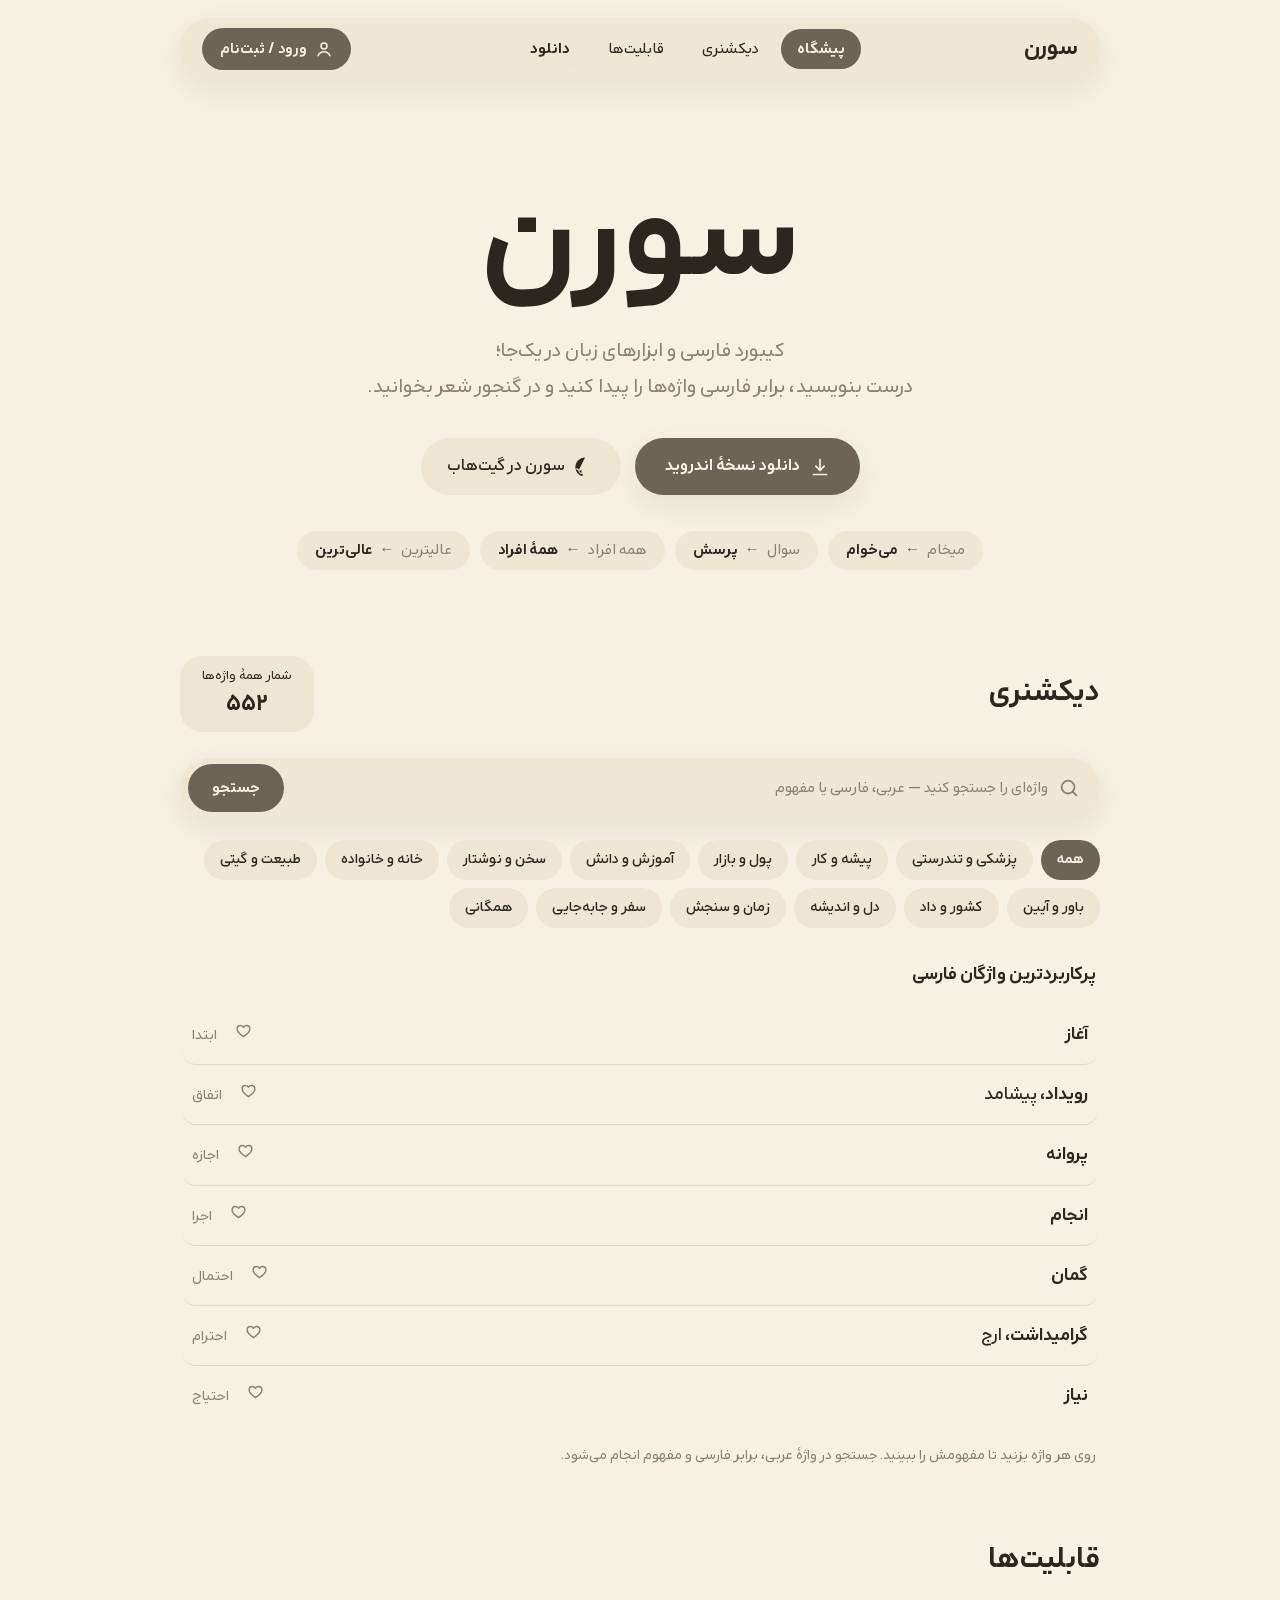
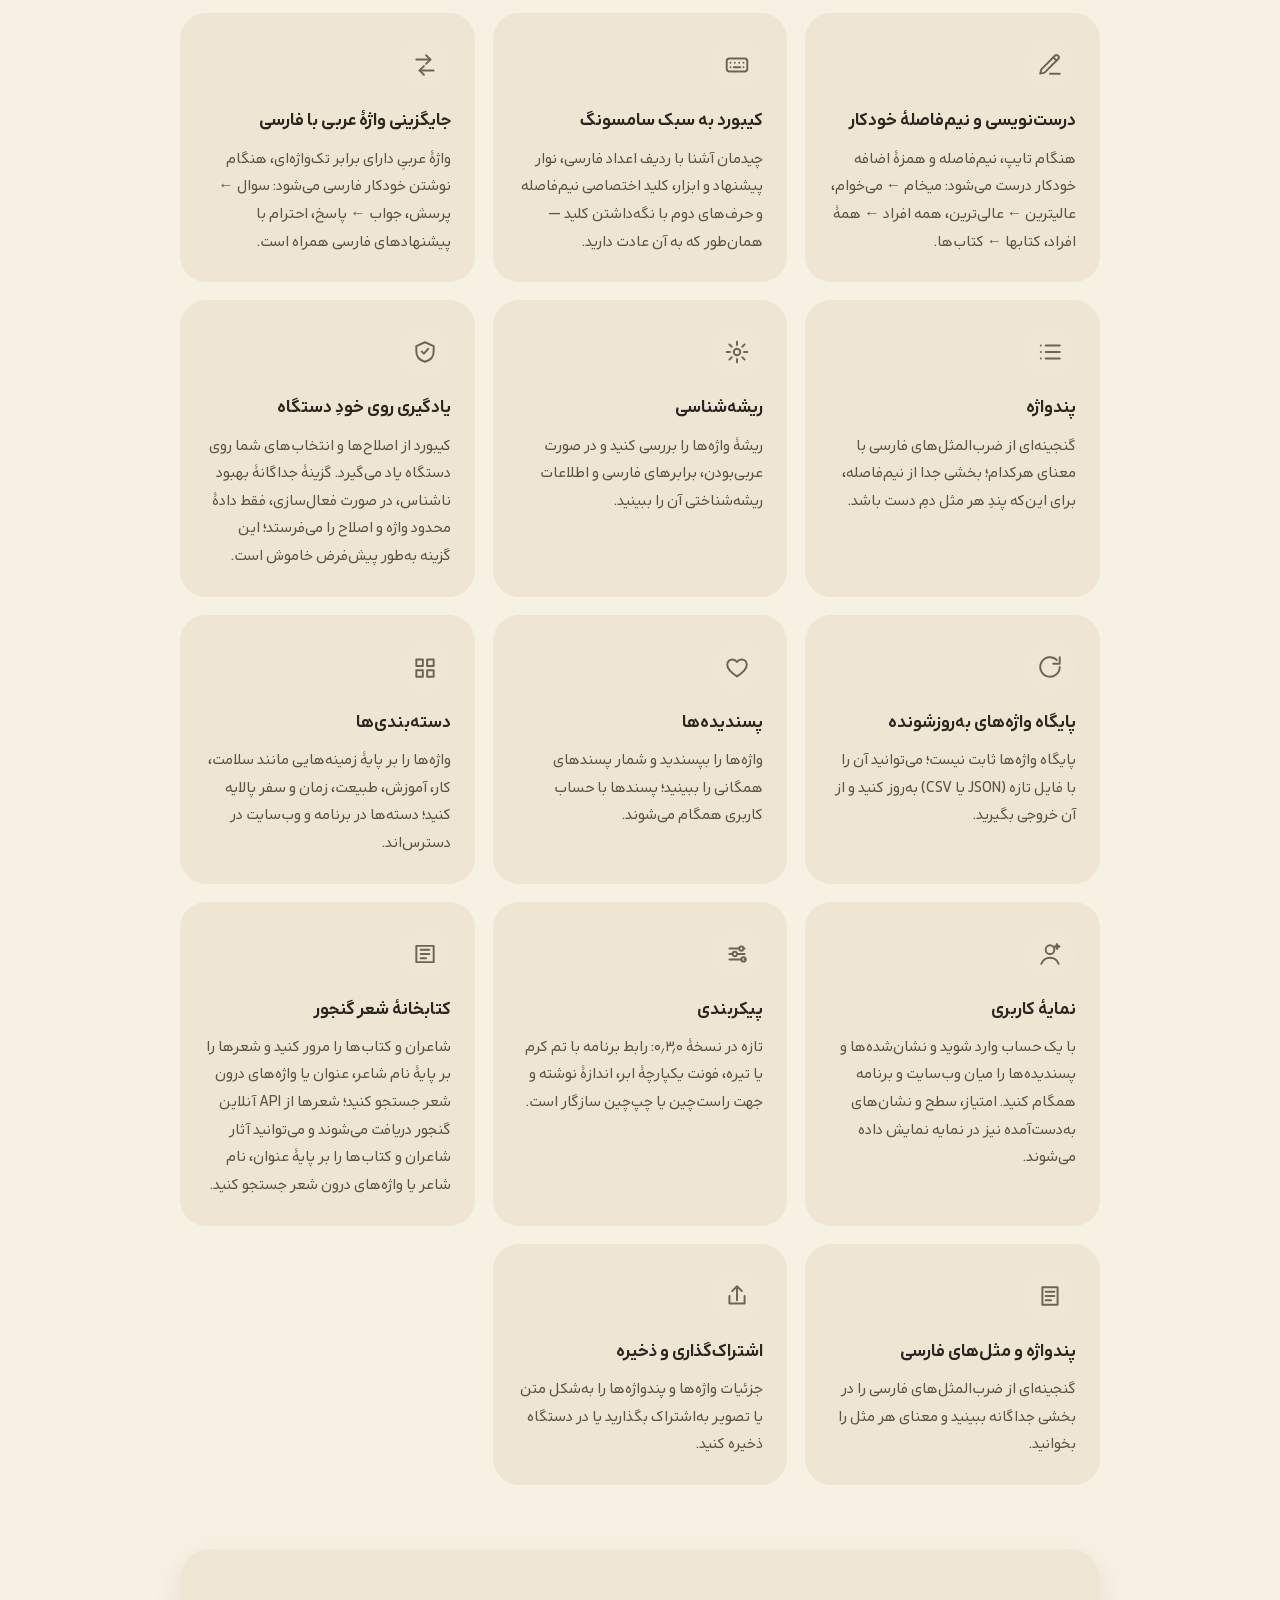
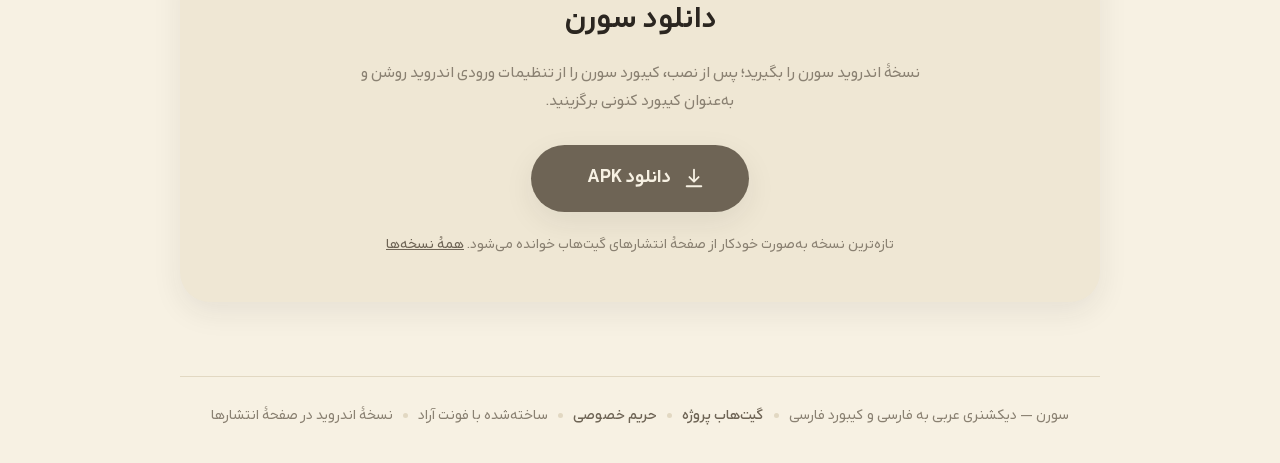
<file: index.html>
<!DOCTYPE html>
<html lang="fa" dir="rtl">
<head>
    <meta charset="UTF-8">
    <meta name="viewport" content="width=device-width, initial-scale=1.0">
    <title>سورن — کیبورد فارسی، دیکشنری و کتابخانهٔ شعر</title>
    <meta name="description" content="سورن؛ کیبورد فارسی هوشمند، دیکشنری عربی به فارسی، ریشه‌شناسی واژه‌ها، پندواژه و کتابخانهٔ شعر گنجور در یک برنامهٔ اندرویدی.">
    <link rel="stylesheet" href="style.css">
    <noscript><style>.reveal { opacity: 1 !important; transform: none !important; }</style></noscript>
</head>
<body>

    <!-- ناوبری کپسولی بالا — به سبک نوار کپسولی برنامه -->
    <nav class="capsule-nav" aria-label="ناوبری اصلی">
        <a class="brand" href="#home">سورن</a>
        <div class="nav-links">
            <a href="#home" class="nav-link active">پیشگاه</a>
            <a href="#dictionary" class="nav-link">دیکشنری</a>
            <a href="#features" class="nav-link">قابلیت‌ها</a>
            <a href="#download" class="nav-link nav-link-cta">دانلود</a>
        </div>
        <div class="nav-account" id="navAccount">
            <div id="accountLoggedOut">
                <button class="btn-account" id="authOpenBtn" type="button">
                    <svg width="18" height="18" viewBox="0 0 24 24" fill="none" stroke="currentColor" stroke-width="2" stroke-linecap="round" stroke-linejoin="round"><circle cx="12" cy="8" r="4"/><path d="M4 21c1.5-3.6 4.5-5.5 8-5.5s6.5 1.9 8 5.5"/></svg>
                    ورود / ثبت‌نام
                </button>
            </div>
            <div id="accountLoggedIn" hidden>
                <button class="btn-account" id="profileOpenBtn" type="button">
                    <svg width="18" height="18" viewBox="0 0 24 24" fill="none" stroke="currentColor" stroke-width="2" stroke-linecap="round" stroke-linejoin="round"><circle cx="12" cy="8" r="4"/><path d="M4 21c1.5-3.6 4.5-5.5 8-5.5s6.5 1.9 8 5.5"/></svg>
                    <span id="navUserName"></span>
                </button>
                <button class="btn-account btn-account-quiet" id="logoutBtn" type="button">خروج</button>
            </div>
        </div>
    </nav>

    <!-- پیشگاه -->
    <header class="hero" id="home">
        <h1 class="hero-wordmark reveal">سورن</h1>
        <p class="hero-tagline reveal">کیبورد فارسی و ابزارهای زبان در یک‌جا؛<br>درست بنویسید، برابر فارسی واژه‌ها را پیدا کنید و در گنجور شعر بخوانید.</p>
        <div class="hero-actions reveal">
            <a class="btn-primary apk-btn" href="https://github.com/AliAsgharPZ/Souren/releases">
                <svg width="20" height="20" viewBox="0 0 24 24" fill="none" stroke="currentColor" stroke-width="2" stroke-linecap="round" stroke-linejoin="round"><path d="M12 3v12"/><path d="m7 11 5 5 5-5"/><path d="M4 21h16"/></svg>
                دانلود نسخهٔ اندروید
            </a>
            <a class="btn-ghost" href="https://github.com/AliAsgharPZ/Souren" target="_blank" rel="noopener">
                <svg width="20" height="20" viewBox="0 0 24 24" fill="currentColor" aria-hidden="true"><path d="M12 .5C5.65.5.5 5.65.5 12c0 5.08 3.29 9.39 7.86 10.91.58.11.79-.25.79-.55 0-.27-.01-1.17-.02-2.12-3.2.7-3.87-1.36-3.87-1.36-.52-1.33-1.28-1.68-1.28-1.68-1.04-.71.08-.7.08-.7 1.15.08 1.76 1.19 1.76 1.19 1.03 1.75 2.69 1.25 1.87-.75.4-1.25.7-1.53-2.55-.29-5.23-1.28-5.23-5.68 0-1.26.45-2.28 1.19-3.09-.12-.29-.52-1.46.11-3.05 0 0 .97-.31 3.17 1.18a11 11 0 0 1 5.78 0c2.2-1.49 3.17-1.18 3.17-1.18.63 1.59.23 2.76.11 3.05.74.81 1.19 1.83 1.19 3.09 0 4.41-2.69 5.38-5.25 1.28.37.78 1.13 0 .75-.01 1.52-.01 1.03 0 .27.18.6.8.55A11.51 11.51 0 0 0 23.5 12C23.5 5.65 18.35.5 12 .5Z"/></svg>
                سورن در گیت‌هاب
            </a>
        </div>
        <div class="hero-chips reveal" aria-hidden="true">
            <span class="chip">میخام <span class="chip-arrow">←</span> <strong>می‌خوام</strong></span>
            <span class="chip">سوال <span class="chip-arrow">←</span> <strong>پرسش</strong></span>
            <span class="chip">همه افراد <span class="chip-arrow">←</span> <strong>همهٔ افراد</strong></span>
            <span class="chip">عالیترین <span class="chip-arrow">←</span> <strong>عالی‌ترین</strong></span>
        </div>
    </header>

    <main>
        <!-- دیکشنری -->
        <section class="section" id="dictionary">
            <div class="section-head reveal">
                <h2 class="section-title">دیکشنری</h2>
                <div class="word-count" title="شمار همهٔ واژه‌ها">
                    <span class="word-count-label">شمار همهٔ واژه‌ها</span>
                    <span class="word-count-num" id="wordCount">…</span>
                </div>
            </div>

            <div class="search-box reveal">
                <svg class="search-icon" width="22" height="22" viewBox="0 0 24 24" fill="none" stroke="currentColor" stroke-width="2" stroke-linecap="round" stroke-linejoin="round"><circle cx="11" cy="11" r="7"/><path d="m20 20-3.8-3.8"/></svg>
                <input type="text" id="searchBox" placeholder="واژه‌ای را جستجو کنید — عربی، فارسی یا مفهوم" autocomplete="off">
                <button id="searchBtn" type="button">جستجو</button>
            </div>

            <div class="cat-chips" id="categoryChips" aria-label="پالایهٔ دسته‌بندی"></div>

            <h3 class="list-title" id="listTitle">پرکاربردترین واژگان فارسی</h3>
            <div class="dict-list-wrap">
                <div class="dict-list" id="dictList" role="list"></div>
            </div>
            <p class="dict-hint">روی هر واژه بزنید تا مفهومش را ببینید. جستجو در واژهٔ عربی، برابر فارسی و مفهوم انجام می‌شود.</p>
        </section>

        <!-- قابلیت‌ها -->
        <section class="section" id="features">
            <div class="section-head reveal">
                <h2 class="section-title">قابلیت‌ها</h2>
            </div>
            <div class="features-grid">
                <article class="feature-card reveal">
                    <span class="feature-icon"><svg width="26" height="26" viewBox="0 0 24 24" fill="none" stroke="currentColor" stroke-width="1.8" stroke-linecap="round" stroke-linejoin="round"><path d="M12 20h9"/><path d="M16.5 3.5a2.1 2.1 0 0 1 3 3L7 19l-4 1 1-4Z"/><path d="m15 5 3 3"/></svg></span>
                    <h3>درست‌نویسی و نیم‌فاصلهٔ خودکار</h3>
                    <p>هنگام تایپ، نیم‌فاصله و همزهٔ اضافه خودکار درست می‌شود: میخام ← می‌خوام، عالیترین ← عالی‌ترین، همه افراد ← همهٔ افراد، کتابها ← کتاب‌ها.</p>
                </article>
                <article class="feature-card reveal">
                    <span class="feature-icon"><svg width="26" height="26" viewBox="0 0 24 24" fill="none" stroke="currentColor" stroke-width="1.8" stroke-linecap="round" stroke-linejoin="round"><rect x="2.5" y="6" width="19" height="12" rx="2.5"/><path d="M6 10h.01M10 10h.01M14 10h.01M18 10h.01M6 14h.01M18 14h.01M9 14h6"/></svg></span>
                    <h3>کیبورد به سبک سامسونگ</h3>
                    <p>چیدمان آشنا با ردیف اعداد فارسی، نوار پیشنهاد و ابزار، کلید اختصاصی نیم‌فاصله و حرف‌های دوم با نگه‌داشتن کلید — همان‌طور که به آن عادت دارید.</p>
                </article>
                <article class="feature-card reveal">
                    <span class="feature-icon"><svg width="26" height="26" viewBox="0 0 24 24" fill="none" stroke="currentColor" stroke-width="1.8" stroke-linecap="round" stroke-linejoin="round"><path d="M4 7h13"/><path d="m13 3 4 4-4 4"/><path d="M20 17H7"/><path d="m11 13-4 4 4 4"/></svg></span>
                    <h3>جایگزینی واژهٔ عربی با فارسی</h3>
                    <p>واژهٔ عربیِ دارای برابر تک‌واژه‌ای، هنگام نوشتن خودکار فارسی می‌شود: سوال ← پرسش، جواب ← پاسخ، احترام با پیشنهادهای فارسی همراه است.</p>
                </article>
                <article class="feature-card reveal">
                    <span class="feature-icon"><svg width="26" height="26" viewBox="0 0 24 24" fill="none" stroke="currentColor" stroke-width="1.8" stroke-linecap="round" stroke-linejoin="round"><path d="M8 6h13M8 12h13M8 18h13"/><path d="M3.5 6h.01M3.5 12h.01M3.5 18h.01"/></svg></span>
                    <h3>پندواژه</h3>
                    <p>گنجینه‌ای از ضرب‌المثل‌های فارسی با معنای هرکدام؛ بخشی جدا از نیم‌فاصله، برای این‌که پندِ هر مثل دمِ دست باشد.</p>
                </article>
                <article class="feature-card reveal">
                    <span class="feature-icon"><svg width="26" height="26" viewBox="0 0 24 24" fill="none" stroke="currentColor" stroke-width="1.8" stroke-linecap="round" stroke-linejoin="round"><circle cx="12" cy="12" r="3"/><path d="M12 2.5v3M12 18.5v3M2.5 12h3M18.5 12h3M5 5l2.1 2.1M16.9 16.9 19 19M19 5l-2.1 2.1M7.1 16.9 5 19"/></svg></span>
                    <h3>ریشه‌شناسی</h3>
                    <p>ریشهٔ واژه‌ها را بررسی کنید و در صورت عربی‌بودن، برابرهای فارسی و اطلاعات ریشه‌شناختی آن را ببینید.</p>
                </article>
                <article class="feature-card reveal">
                    <span class="feature-icon"><svg width="26" height="26" viewBox="0 0 24 24" fill="none" stroke="currentColor" stroke-width="1.8" stroke-linecap="round" stroke-linejoin="round"><path d="M12 3 4 6.5v5c0 5 3.4 8.3 8 9.5 4.6-1.2 8-4.5 8-9.5v-5Z"/><path d="m9 11.5 2 2 4-4.5"/></svg></span>
                    <h3>یادگیری روی خودِ دستگاه</h3>
                    <p>کیبورد از اصلاح‌ها و انتخاب‌های شما روی دستگاه یاد می‌گیرد. گزینهٔ جداگانهٔ بهبود ناشناس، در صورت فعال‌سازی، فقط دادهٔ محدود واژه و اصلاح را می‌فرستد؛ این گزینه به‌طور پیش‌فرض خاموش است.</p>
                </article>
                <article class="feature-card reveal">
                    <span class="feature-icon"><svg width="26" height="26" viewBox="0 0 24 24" fill="none" stroke="currentColor" stroke-width="1.8" stroke-linecap="round" stroke-linejoin="round"><path d="M21 12a9 9 0 1 1-2.6-6.4"/><path d="M21 3v6h-6"/></svg></span>
                    <h3>پایگاه واژه‌های به‌روزشونده</h3>
                    <p>پایگاه واژه‌ها ثابت نیست؛ می‌توانید آن را با فایل تازه (JSON یا CSV) به‌روز کنید و از آن خروجی بگیرید.</p>
                </article>
                <article class="feature-card reveal">
                    <span class="feature-icon"><svg width="26" height="26" viewBox="0 0 24 24" fill="none" stroke="currentColor" stroke-width="1.8" stroke-linecap="round" stroke-linejoin="round"><path d="M12 20.7C6.4 17 3 13.6 3 9.9 3 7.2 5 5 7.7 5c1.7 0 3.3.9 4.3 2.4C13 5.9 14.6 5 16.3 5 19 5 21 7.2 21 9.9c0 3.7-3.4 7.1-9 10.8Z"/></svg></span>
                    <h3>پسندیده‌ها</h3>
                    <p>واژه‌ها را بپسندید و شمار پسندهای همگانی را ببینید؛ پسندها با حساب کاربری همگام می‌شوند.</p>
                </article>
                <article class="feature-card reveal">
                    <span class="feature-icon"><svg width="26" height="26" viewBox="0 0 24 24" fill="none" stroke="currentColor" stroke-width="1.8" stroke-linecap="round" stroke-linejoin="round"><path d="M4 5h6v6H4zM14 5h6v6h-6zM4 15h6v6H4zM14 15h6v6h-6z"/></svg></span>
                    <h3>دسته‌بندی‌ها</h3>
                    <p>واژه‌ها را بر پایهٔ زمینه‌هایی مانند سلامت، کار، آموزش، طبیعت، زمان و سفر پالایه کنید؛ دسته‌ها در برنامه و وب‌سایت در دسترس‌اند.</p>
                </article>
                <article class="feature-card reveal">
                    <span class="feature-icon"><svg width="26" height="26" viewBox="0 0 24 24" fill="none" stroke="currentColor" stroke-width="1.8" stroke-linecap="round" stroke-linejoin="round"><circle cx="12" cy="8" r="4"/><path d="M4 21c1.5-3.6 4.5-5.5 8-5.5s6.5 1.9 8 5.5"/><path d="m18.5 2.8.6 1.7 1.7.6-1.7.6-.6 1.7-.6-1.7-1.7-.6 1.7-.6Z"/></svg></span>
                    <h3>نمایهٔ کاربری</h3>
                    <p>با یک حساب وارد شوید و نشان‌شده‌ها و پسندیده‌ها را میان وب‌سایت و برنامه همگام کنید. امتیاز، سطح و نشان‌های به‌دست‌آمده نیز در نمایه نمایش داده می‌شوند.</p>
                </article>
                <article class="feature-card reveal">
                    <span class="feature-icon"><svg width="26" height="26" viewBox="0 0 24 24" fill="none" stroke="currentColor" stroke-width="1.8" stroke-linecap="round" stroke-linejoin="round"><path d="M5 7h9M18 7h1M5 12h3M12 12h7M5 17h11M20 17h-1"/><circle cx="16" cy="7" r="2"/><circle cx="10" cy="12" r="2"/><circle cx="18" cy="17" r="2"/></svg></span>
                    <h3>پیکربندی</h3>
                    <p>تازه در نسخهٔ ۰٫۳٫۰: رابط برنامه با تم کرم یا تیره، فونت یکپارچهٔ ابر، اندازهٔ نوشته و جهت راست‌چین یا چپ‌چین سازگار است.</p>
                </article>
                <article class="feature-card reveal">
                    <span class="feature-icon"><svg width="26" height="26" viewBox="0 0 24 24" fill="none" stroke="currentColor" stroke-width="1.8" stroke-linecap="round" stroke-linejoin="round"><path d="M4 19.5V4.5h16v15H4Z"/><path d="M8 8h8M8 12h8M8 16h5"/></svg></span>
                    <h3>کتابخانهٔ شعر گنجور</h3>
                    <p>شاعران و کتاب‌ها را مرور کنید و شعرها را بر پایهٔ نام شاعر، عنوان یا واژه‌های درون شعر جستجو کنید؛ شعرها از API آنلاین گنجور دریافت می‌شوند و می‌توانید آثار شاعران و کتاب‌ها را بر پایهٔ عنوان، نام شاعر یا واژه‌های درون شعر جستجو کنید.</p>
                </article>
                <article class="feature-card reveal">
                    <span class="feature-icon"><svg width="26" height="26" viewBox="0 0 24 24" fill="none" stroke="currentColor" stroke-width="1.8" stroke-linecap="round" stroke-linejoin="round"><path d="M5 4h14v16H5z"/><path d="M8 8h8M8 12h8M8 16h5"/></svg></span>
                    <h3>پندواژه و مثل‌های فارسی</h3>
                    <p>گنجینه‌ای از ضرب‌المثل‌های فارسی را در بخشی جداگانه ببینید و معنای هر مثل را بخوانید.</p>
                </article>
                <article class="feature-card reveal">
                    <span class="feature-icon"><svg width="26" height="26" viewBox="0 0 24 24" fill="none" stroke="currentColor" stroke-width="1.8" stroke-linecap="round" stroke-linejoin="round"><path d="M12 16V3m0 0L7.5 7.5M12 3l4.5 4.5"/><path d="M5 12v7h14v-7"/></svg></span>
                    <h3>اشتراک‌گذاری و ذخیره</h3>
                    <p>جزئیات واژه‌ها و پندواژه‌ها را به‌شکل متن یا تصویر به‌اشتراک بگذارید یا در دستگاه ذخیره کنید.</p>
                </article>
            </div>
        </section>

        <!-- دانلود -->
        <section class="section download-section" id="download">
            <div class="download-card reveal">
                <h2 class="section-title">دانلود سورن</h2>
                <p class="download-text">نسخهٔ اندروید سورن را بگیرید؛ پس از نصب، کیبورد سورن را از تنظیمات ورودی اندروید روشن و به‌عنوان کیبورد کنونی برگزینید.</p>
                <a class="btn-download apk-btn" href="https://github.com/AliAsgharPZ/Souren/releases">
                    <svg width="22" height="22" viewBox="0 0 24 24" fill="none" stroke="currentColor" stroke-width="2" stroke-linecap="round" stroke-linejoin="round"><path d="M12 3v12"/><path d="m7 11 5 5 5-5"/><path d="M4 21h16"/></svg>
                    دانلود APK
                    <span class="btn-version" id="apkVersion"></span>
                </a>
                <p class="download-note">تازه‌ترین نسخه به‌صورت خودکار از صفحهٔ انتشارهای گیت‌هاب خوانده می‌شود. <a href="https://github.com/AliAsgharPZ/Souren/releases" target="_blank" rel="noopener">همهٔ نسخه‌ها</a></p>
            </div>
        </section>
    </main>

    <!-- فوتر -->
    <footer>
        <span>سورن — دیکشنری عربی به فارسی و کیبورد فارسی</span>
        <span class="footer-sep"></span>
        <a href="https://github.com/AliAsgharPZ/Souren" target="_blank" rel="noopener">گیت‌هاب پروژه</a>
        <span class="footer-sep"></span>
        <a href="/privacy">حریم خصوصی</a>
        <span class="footer-sep"></span>
        <span>ساخته‌شده با فونت آراد</span>
        <span class="footer-sep"></span>
        <span id="footerVersion">نسخهٔ اندروید در صفحهٔ انتشارها</span>
    </footer>

    <!-- جزئیات واژه -->
    <div id="wordModal" class="modal" aria-hidden="true">
        <div class="modal-content">
            <button class="close-modal" type="button" aria-label="بستن">&times;</button>
            <div id="modalBody"></div>
        </div>
    </div>

    <!-- ورود / ثبت‌نام -->
    <div id="authModal" class="modal" aria-hidden="true">
        <div class="modal-content auth-content">
            <button class="close-modal" type="button" data-close-auth aria-label="بستن">&times;</button>
            <div class="auth-tabs" role="tablist">
                <button class="auth-tab active" id="tabLogin" type="button">ورود</button>
                <button class="auth-tab" id="tabRegister" type="button">ثبت‌نام</button>
            </div>

            <form id="loginForm" class="auth-form">
                <label class="field">
                    <span>نام کاربری یا ایمیل</span>
                    <input type="text" id="loginUsername" autocomplete="username" required>
                </label>
                <label class="field">
                    <span>گذرواژه</span>
                    <input type="password" id="loginPassword" autocomplete="current-password" required>
                </label>
                <button class="btn-ghost btn-block" id="loginOtpToggleBtn" type="button">ورود با کد یک‌بارمصرف ایمیل</button>
                <button class="btn-ghost btn-block" id="forgotPasswordBtn" type="button">گذرواژه را فراموش کرده‌اید؟</button>
                <p class="form-msg" id="loginMsg" hidden></p>
                <button class="btn-primary btn-block" type="submit">ورود</button>
            </form>

            <form id="loginOtpForm" class="auth-form" hidden>
                <label class="field">
                    <span>ایمیل حساب</span>
                    <input type="email" id="loginOtpEmail" autocomplete="email" required>
                </label>
                <button class="btn-ghost btn-block" id="requestLoginOtpBtn" type="button">ارسال کد ورود</button>
                <label class="field">
                    <span>کد شش‌رقمی</span>
                    <input type="text" id="loginOtpCode" inputmode="numeric" autocomplete="one-time-code" maxlength="6" required>
                </label>
                <p class="form-msg" id="loginOtpMsg" hidden></p>
                <button class="btn-primary btn-block" type="submit">تأیید کد و ورود</button>
                <button class="btn-ghost btn-block" id="loginPasswordToggleBtn" type="button">بازگشت به ورود با گذرواژه</button>
            </form>

            <form id="registerForm" class="auth-form" hidden>
                <label class="field">
                    <span>نام نمایشی</span>
                    <input type="text" id="registerDisplayName" autocomplete="name" required>
                </label>
                <label class="field">
                    <span>نام کاربری</span>
                    <input type="text" id="registerUsername" autocomplete="username" required>
                </label>
                <label class="field">
                    <span>ایمیل</span>
                    <input type="email" id="registerEmail" autocomplete="email" required>
                </label>
                <button class="btn-ghost btn-block" id="requestRegisterOtpBtn" type="button">ارسال کد تأیید ایمیل</button>
                <label class="field">
                    <span>کد شش‌رقمی</span>
                    <input type="text" id="registerOtp" inputmode="numeric" autocomplete="one-time-code" maxlength="6" required>
                </label>
                <p class="form-msg" id="registerMsg" hidden></p>
                <button class="btn-primary btn-block" id="registerSubmitBtn" type="submit">تأیید کد و ساخت حساب</button>
            </form>

            <form id="resetForm" class="auth-form" hidden>
                <label class="field">
                    <span>ایمیل حساب</span>
                    <input type="email" id="resetEmail" autocomplete="email" required>
                </label>
                <button class="btn-ghost btn-block" id="requestResetOtpBtn" type="button">ارسال کد بازیابی</button>
                <label class="field">
                    <span>کد شش‌رقمی</span>
                    <input type="text" id="resetOtp" inputmode="numeric" autocomplete="one-time-code" maxlength="6" required>
                </label>
                <label class="field">
                    <span>گذرواژهٔ تازه</span>
                    <input type="password" id="resetPassword" autocomplete="new-password" minlength="8" required>
                </label>
                <p class="form-msg" id="resetMsg" hidden></p>
                <button class="btn-primary btn-block" type="submit">تأیید کد و تغییر گذرواژه</button>
                <button class="btn-ghost btn-block" id="backToLoginBtn" type="button">بازگشت به ورود</button>
            </form>
        </div>
    </div>

    <!-- پروفایل -->
    <div id="profileModal" class="modal" aria-hidden="true">
        <div class="modal-content auth-content">
            <button class="close-modal" type="button" data-close-profile aria-label="بستن">&times;</button>
            <h3 class="profile-title">پروفایل من</h3>
            <form id="profileForm" class="auth-form">
                <label class="field">
                    <span>نام کاربری</span>
                    <input type="text" id="profileUsername" readonly>
                </label>
                <label class="field">
                    <span>نام نمایشی</span>
                    <input type="text" id="profileDisplayName" autocomplete="name">
                </label>
                <label class="field">
                    <span>ایمیل حساب</span>
                    <input type="email" id="profileEmail" autocomplete="email">
                </label>
                <button class="btn-ghost btn-block" id="requestProfileOtpBtn" type="button">ارسال کد برای تأیید / تغییر ایمیل</button>
                <label class="field">
                    <span>کد تأیید ایمیل</span>
                    <input type="text" id="profileEmailOtp" inputmode="numeric" autocomplete="one-time-code" maxlength="6">
                </label>
                <button class="btn-ghost btn-block" id="verifyProfileOtpBtn" type="button">تأیید و اتصال ایمیل</button>
                <button class="btn-ghost btn-block" id="changePasswordToggleBtn" type="button">تغییر گذرواژه</button>
                <div id="changePasswordPanel" hidden>
                    <label class="field">
                        <span>گذرواژهٔ فعلی</span>
                        <input type="password" id="currentAccountPassword" autocomplete="current-password">
                    </label>
                    <label class="field">
                        <span>گذرواژهٔ تازه (حداقل ۸ نویسه)</span>
                        <input type="password" id="newAccountPassword" autocomplete="new-password" minlength="8">
                    </label>
                    <p class="form-msg" id="changePasswordMsg" hidden></p>
                    <button class="btn-primary btn-block" id="savePasswordBtn" type="button">ذخیرهٔ گذرواژهٔ تازه</button>
                </div>
                <p class="profile-favs">واژه‌های نشان‌شده: <strong id="profileFavCount">۰</strong></p>
                <p class="profile-favs">واژه‌های پسندیده: <strong id="profileLikeCount">۰</strong></p>
                <p class="form-msg" id="profileMsg" hidden></p>
                <button class="btn-primary btn-block" type="submit">ذخیرهٔ پروفایل</button>
                <button class="btn-ghost btn-block" id="profileLogoutBtn" type="button">خروج از حساب</button>
            </form>
        </div>
    </div>

    <script src="script.js"></script>
    <script>
    // اگر script.js به هر دلیل لود یا اجرا نشد، بخش‌های .reveal برای
    // همیشه پنهان نمانند و صفحه خالی دیده نشود.
    setTimeout(function () {
        if (!window.__sourenBooted) {
            document.querySelectorAll('.reveal').forEach(function (el) { el.classList.add('visible'); });
        }
    }, 1600);
    </script>
</body>
</html>
</file>
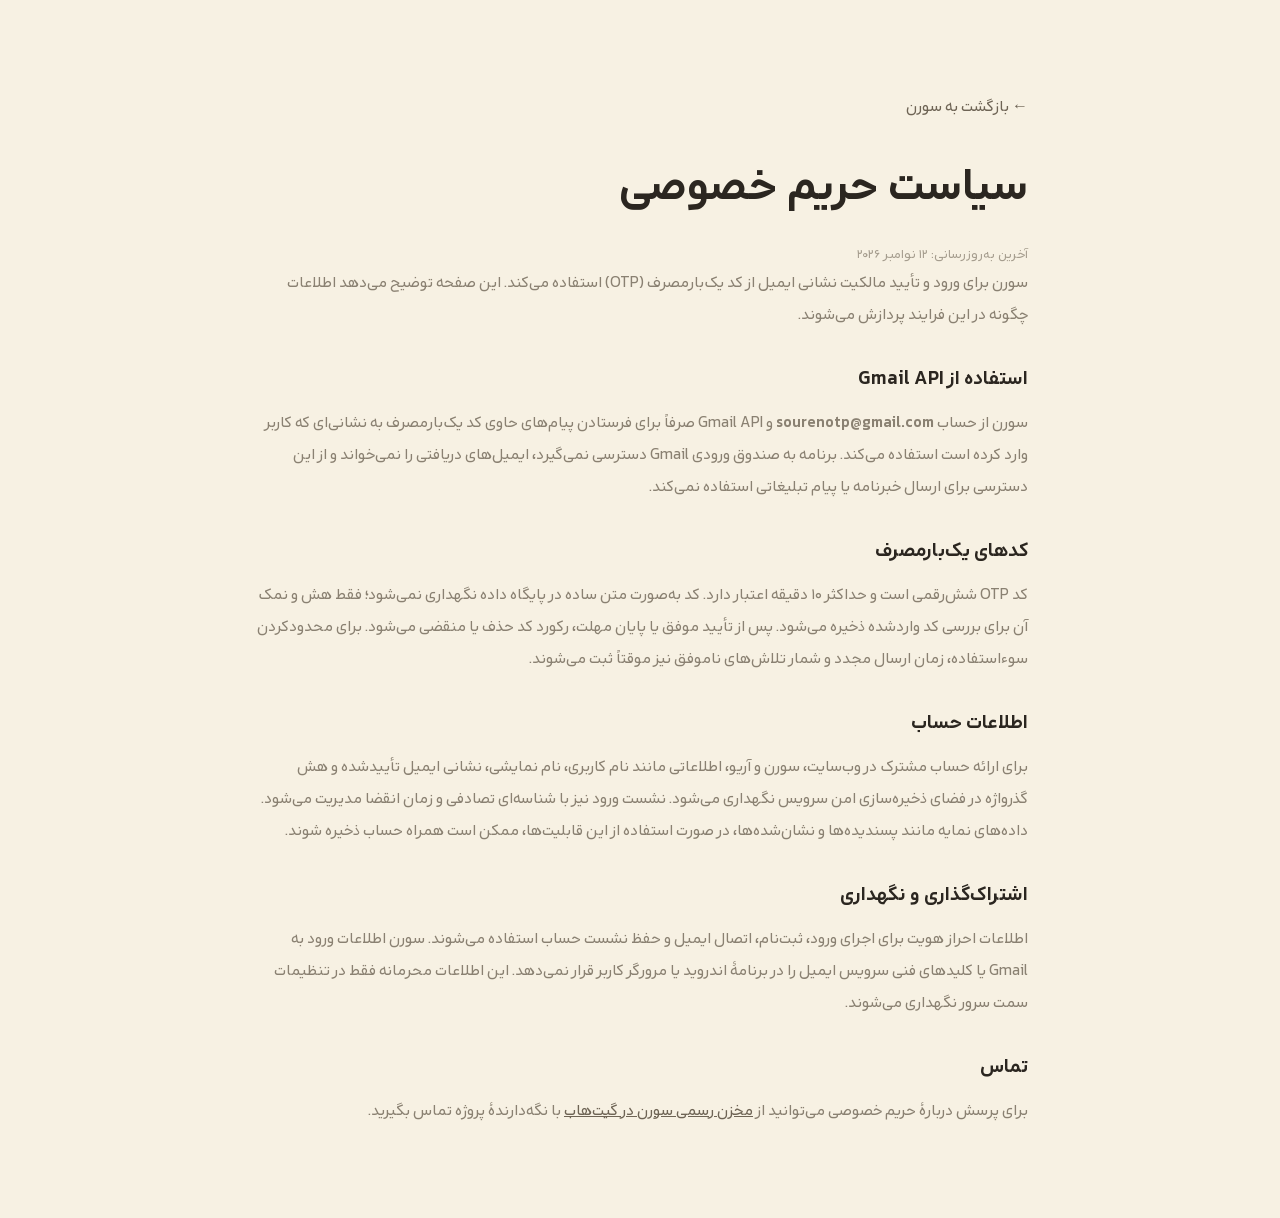
<file: privacy/index.html>
<!doctype html>
<html lang="fa" dir="rtl">
<head>
  <meta charset="utf-8">
  <meta name="viewport" content="width=device-width, initial-scale=1">
  <meta name="theme-color" content="#f7f6f2">
  <title>حریم خصوصی | سورن</title>
  <meta name="description" content="سیاست حریم خصوصی سورن و نحوه استفاده از Gmail API برای ارسال کدهای یک‌بارمصرف ورود.">
  <link rel="stylesheet" href="/style.css">
  <style>
    .privacy-page{max-width:820px;margin:0 auto;padding:clamp(28px,7vw,76px) 22px 90px}
    .privacy-page h1{font-size:clamp(30px,5vw,46px);margin:24px 0 12px}
    .privacy-page h2{font-size:20px;margin:30px 0 10px}
    .privacy-page p,.privacy-page li{line-height:2;color:var(--muted,#626262)}
    .privacy-page a{color:var(--accent,#6657d9)}
    .privacy-back{display:inline-flex;align-items:center;gap:8px;text-decoration:none}
    .privacy-updated{font-size:13px;opacity:.75}
  </style>
</head>
<body>
  <main class="privacy-page">
    <a class="privacy-back" href="/">← بازگشت به سورن</a>
    <h1>سیاست حریم خصوصی</h1>
    <p class="privacy-updated">آخرین به‌روزرسانی: ۱۲ نوامبر ۲۰۲۶</p>
    <p>سورن برای ورود و تأیید مالکیت نشانی ایمیل از کد یک‌بارمصرف (OTP) استفاده می‌کند. این صفحه توضیح می‌دهد اطلاعات چگونه در این فرایند پردازش می‌شوند.</p>

    <h2>استفاده از Gmail API</h2>
    <p>سورن از حساب <strong>sourenotp@gmail.com</strong> و Gmail API صرفاً برای فرستادن پیام‌های حاوی کد یک‌بارمصرف به نشانی‌ای که کاربر وارد کرده است استفاده می‌کند. برنامه به صندوق ورودی Gmail دسترسی نمی‌گیرد، ایمیل‌های دریافتی را نمی‌خواند و از این دسترسی برای ارسال خبرنامه یا پیام تبلیغاتی استفاده نمی‌کند.</p>

    <h2>کدهای یک‌بارمصرف</h2>
    <p>کد OTP شش‌رقمی است و حداکثر ۱۰ دقیقه اعتبار دارد. کد به‌صورت متن ساده در پایگاه داده نگهداری نمی‌شود؛ فقط هش و نمک آن برای بررسی کد واردشده ذخیره می‌شود. پس از تأیید موفق یا پایان مهلت، رکورد کد حذف یا منقضی می‌شود. برای محدودکردن سوءاستفاده، زمان ارسال مجدد و شمار تلاش‌های ناموفق نیز موقتاً ثبت می‌شوند.</p>

    <h2>اطلاعات حساب</h2>
    <p>برای ارائه حساب مشترک در وب‌سایت، سورن و آریو، اطلاعاتی مانند نام کاربری، نام نمایشی، نشانی ایمیل تأییدشده و هش گذرواژه در فضای ذخیره‌سازی امن سرویس نگهداری می‌شود. نشست ورود نیز با شناسه‌ای تصادفی و زمان انقضا مدیریت می‌شود. داده‌های نمایه مانند پسندیده‌ها و نشان‌شده‌ها، در صورت استفاده از این قابلیت‌ها، ممکن است همراه حساب ذخیره شوند.</p>

    <h2>اشتراک‌گذاری و نگهداری</h2>
    <p>اطلاعات احراز هویت برای اجرای ورود، ثبت‌نام، اتصال ایمیل و حفظ نشست حساب استفاده می‌شوند. سورن اطلاعات ورود به Gmail یا کلیدهای فنی سرویس ایمیل را در برنامهٔ اندروید یا مرورگر کاربر قرار نمی‌دهد. این اطلاعات محرمانه فقط در تنظیمات سمت سرور نگهداری می‌شوند.</p>

    <h2>تماس</h2>
    <p>برای پرسش دربارهٔ حریم خصوصی می‌توانید از <a href="https://github.com/AliAsgharPZ/Souren">مخزن رسمی سورن در گیت‌هاب</a> با نگه‌دارندهٔ پروژه تماس بگیرید.</p>
  </main>
</body>
</html>
</file>
<file: style.css>
/* ============================================================
   سورن — زبان طراحی برنامهٔ اندروید:
   کرم #F7F1E3، کارت #EFE7D4، قرص #EEE6D2، جوهر #2B2620،
   کم‌رنگ #8A8172، لهجهٔ تیرهٔ نرم #6E6455، جداکننده #E2D8C2
   فونت آراد، گوشه‌های بزرگ و گرد، سایه‌های نرم، فاصلهٔ سخاوتمندانه
   ============================================================ */

@font-face {
    font-family: 'Arad';
    src: url('fonts/Arad-Regular.ttf') format('truetype');
    font-weight: 400;
    font-style: normal;
    font-display: swap;
}
@font-face {
    font-family: 'Arad';
    src: url('fonts/Arad-Medium.ttf') format('truetype');
    font-weight: 500;
    font-style: normal;
    font-display: swap;
}
@font-face {
    font-family: 'Arad';
    src: url('fonts/Arad-Bold.ttf') format('truetype');
    font-weight: 700;
    font-style: normal;
    font-display: swap;
}

:root {
    --cream: #F7F1E3;
    --card: #EFE7D4;
    --pill: #EEE6D2;
    --ink: #2B2620;
    --muted: #8A8172;
    --accent: #6E6455;
    --divider: #E2D8C2;
    --shadow-soft: 0 10px 30px rgba(43, 38, 32, 0.08);
    --shadow-lift: 0 16px 40px rgba(43, 38, 32, 0.12);
}

* {
    margin: 0;
    padding: 0;
    box-sizing: border-box;
}

html {
    scroll-behavior: smooth;
}

body {
    font-family: 'Arad', 'Tahoma', sans-serif;
    background: var(--cream);
    color: var(--ink);
    min-height: 100vh;
    display: flex;
    flex-direction: column;
    align-items: center;
    padding: 18px 20px 0;
    line-height: 1.8;
}

a {
    color: var(--accent);
}

::selection {
    background: var(--card);
}

/* ---------- انیمیشن پیدا شدن ---------- */
.reveal {
    opacity: 0;
    transform: translateY(16px);
    transition: opacity 0.6s ease, transform 0.6s cubic-bezier(0.22, 0.8, 0.32, 1);
}
.reveal.visible {
    opacity: 1;
    transform: none;
}

/* ---------- ناوبری کپسولی ---------- */
.capsule-nav {
    position: sticky;
    top: 14px;
    z-index: 100;
    width: 100%;
    max-width: 920px;
    display: flex;
    align-items: center;
    justify-content: space-between;
    gap: 16px;
    background: var(--card);
    border-radius: 999px;
    padding: 10px 22px;
    box-shadow: var(--shadow-soft);
}

.capsule-nav .brand {
    font-size: 1.45rem;
    font-weight: 700;
    color: var(--ink);
    text-decoration: none;
    line-height: 1.2;
}

.nav-links {
    display: flex;
    align-items: center;
    gap: 6px;
    flex-wrap: wrap;
}

.nav-link {
    color: var(--ink);
    text-decoration: none;
    font-size: 0.98rem;
    padding: 6px 16px;
    border-radius: 999px;
    transition: background 0.25s ease, color 0.25s ease;
}
.nav-link:hover {
    background: var(--pill);
}
.nav-link.active {
    background: var(--accent);
    color: var(--cream);
    font-weight: 700;
}
.nav-link-cta {
    background: var(--pill);
    font-weight: 700;
}
.nav-link-cta:hover {
    background: var(--accent);
    color: var(--cream);
}

/* ---------- پیشگاه ---------- */
.hero {
    width: 100%;
    max-width: 920px;
    text-align: center;
    padding: 84px 10px 30px;
}

.hero-wordmark {
    font-size: clamp(4.2rem, 15vw, 8.5rem);
    font-weight: 700;
    line-height: 1.15;
    color: var(--ink);
}

.hero-tagline {
    color: var(--muted);
    font-size: clamp(1.02rem, 2.6vw, 1.25rem);
    max-width: 640px;
    margin: 14px auto 0;
}

.hero-actions {
    display: flex;
    justify-content: center;
    align-items: center;
    gap: 14px;
    flex-wrap: wrap;
    margin-top: 32px;
}

.btn-primary {
    display: inline-flex;
    align-items: center;
    gap: 10px;
    background: var(--accent);
    color: var(--cream);
    text-decoration: none;
    font-weight: 700;
    font-size: 1.05rem;
    padding: 13px 30px;
    border-radius: 999px;
    box-shadow: var(--shadow-soft);
    transition: transform 0.25s ease, box-shadow 0.25s ease, background 0.25s ease;
}
.btn-primary:hover {
    transform: translateY(-2px);
    box-shadow: var(--shadow-lift);
}

.btn-ghost {
    display: inline-flex;
    align-items: center;
    gap: 10px;
    background: var(--pill);
    color: var(--ink);
    text-decoration: none;
    font-weight: 500;
    font-size: 1.05rem;
    padding: 13px 26px;
    border-radius: 999px;
    transition: transform 0.25s ease, background 0.25s ease;
}
.btn-ghost:hover {
    transform: translateY(-2px);
    background: var(--card);
}

.hero-chips {
    display: flex;
    justify-content: center;
    flex-wrap: wrap;
    gap: 10px;
    margin-top: 36px;
}
.chip {
    background: var(--card);
    color: var(--muted);
    border-radius: 999px;
    padding: 6px 18px;
    font-size: 0.95rem;
}
.chip strong {
    color: var(--ink);
}
.chip-arrow {
    color: var(--accent);
    margin: 0 4px;
}

/* ---------- بخش‌ها ---------- */
main {
    width: 100%;
    max-width: 920px;
    flex: 1;
}

.section {
    padding: 56px 0 8px;
    scroll-margin-top: 96px;
}

.section-head {
    display: flex;
    align-items: center;
    justify-content: space-between;
    gap: 16px;
    margin-bottom: 26px;
}

.section-title {
    font-size: 1.9rem;
    font-weight: 700;
}

/* ---------- دیکشنری ---------- */
.word-count {
    background: var(--pill);
    border-radius: 22px;
    padding: 10px 22px;
    text-align: center;
    line-height: 1.5;
}
.word-count-label {
    display: block;
    font-size: 0.82rem;
    color: var(--ink);
}
.word-count-num {
    display: block;
    font-size: 1.5rem;
    font-weight: 700;
}

.search-box {
    display: flex;
    align-items: center;
    gap: 10px;
    background: var(--card);
    border-radius: 999px;
    padding: 6px 20px 6px 8px;
    box-shadow: var(--shadow-soft);
    transition: box-shadow 0.3s ease;
}
.search-box:focus-within {
    box-shadow: var(--shadow-lift);
}
.search-icon {
    color: var(--muted);
    flex-shrink: 0;
}
#searchBox {
    flex: 1;
    min-width: 0;
    border: none;
    outline: none;
    background: transparent;
    font-family: inherit;
    font-size: 1.02rem;
    color: var(--ink);
    padding: 12px 0;
}
#searchBox::placeholder {
    color: var(--muted);
    font-size: 0.95rem;
}
#searchBtn {
    font-family: inherit;
    background: var(--accent);
    color: var(--cream);
    border: none;
    border-radius: 999px;
    padding: 10px 24px;
    min-height: 48px;
    font-size: 0.98rem;
    font-weight: 700;
    cursor: pointer;
    transition: transform 0.2s ease, background 0.2s ease;
}
#searchBtn:hover {
    transform: scale(1.04);
}

.list-title {
    font-size: 1.15rem;
    font-weight: 700;
    margin: 30px 4px 8px;
}

/* محو شدن نرمِ لبه‌های فهرست هنگام پیمایش — مانند برنامه؛
   محو فقط وقتی معنا دارد: بالا پس از اسکرول (کلاس fade-top) و
   پایین وقتی هنوز ادامه‌ای هست (کلاس fade-bottom)؛ هر دو کلاس را
   script.js بر پایهٔ جای اسکرول می‌گذارد و برمی‌دارد. */
.dict-list-wrap {
    max-height: 430px;
    overflow-y: auto;
    overscroll-behavior: contain;
    padding: 6px 2px;
}
.dict-list-wrap.fade-bottom {
    -webkit-mask-image: linear-gradient(to bottom, black 0, black calc(100% - 26px), transparent 100%);
    mask-image: linear-gradient(to bottom, black 0, black calc(100% - 26px), transparent 100%);
}
.dict-list-wrap.fade-top {
    -webkit-mask-image: linear-gradient(to bottom, transparent 0, black 26px, black 100%);
    mask-image: linear-gradient(to bottom, transparent 0, black 26px, black 100%);
}
.dict-list-wrap.fade-top.fade-bottom {
    -webkit-mask-image: linear-gradient(to bottom, transparent 0, black 26px, black calc(100% - 26px), transparent 100%);
    mask-image: linear-gradient(to bottom, transparent 0, black 26px, black calc(100% - 26px), transparent 100%);
}

.dict-list {
    display: flex;
    flex-direction: column;
}

.dict-row {
    display: flex;
    align-items: baseline;
    justify-content: space-between;
    gap: 14px;
    padding: 13px 10px;
    border-bottom: 1px solid var(--divider);
    cursor: pointer;
    border-radius: 14px;
    transition: background 0.2s ease;
}
/* انیمیشن ورود فقط برای نخستین رندر فهرست (کلاس row-in را script.js
   فقط همان یک بار می‌گذارد) تا رندرهای جستجو چشمک نزنند */
.dict-row.row-in {
    animation: rowIn 0.35s ease both;
}
.dict-row:last-child {
    border-bottom: none;
}
.dict-row:hover {
    background: var(--card);
}

/* برابر فارسی: پررنگ و درشت‌تر — مهم‌تر از عربی (سلسله‌مراتب برنامه) */
.row-fa {
    font-weight: 700;
    font-size: 1.12rem;
    color: var(--ink);
}
.row-fa .fa-alt {
    font-weight: 500;
}
/* واژهٔ عربی: کوچک‌تر و کم‌رنگ */
.row-ar {
    color: var(--muted);
    font-size: 0.92rem;
    white-space: nowrap;
}
.row-none {
    color: #B4A888;
    font-weight: 700;
    font-size: 1.05rem;
}

@keyframes rowIn {
    from { opacity: 0; transform: translateY(8px); }
    to { opacity: 1; transform: none; }
}

.dict-empty {
    text-align: center;
    color: var(--muted);
    padding: 44px 0;
    font-size: 1.05rem;
}

.dict-hint {
    color: var(--muted);
    font-size: 0.9rem;
    margin: 14px 4px 0;
}

/* ---------- قابلیت‌ها ---------- */
.features-grid {
    display: grid;
    grid-template-columns: repeat(auto-fill, minmax(260px, 1fr));
    gap: 18px;
}

.feature-card {
    background: var(--pill);
    border-radius: 26px;
    padding: 26px 24px;
    transition: transform 0.3s ease, box-shadow 0.3s ease;
}
.feature-card:hover {
    transform: translateY(-4px);
    box-shadow: var(--shadow-soft);
}
.feature-icon {
    display: inline-flex;
    align-items: center;
    justify-content: center;
    width: 52px;
    height: 52px;
    border-radius: 50%;
    background: var(--card);
    color: var(--accent);
    margin-bottom: 14px;
}
.feature-card h3 {
    font-size: 1.12rem;
    font-weight: 700;
    margin-bottom: 8px;
}
.feature-card p {
    color: #5C5546;
    font-size: 0.96rem;
}

/* ---------- دانلود ---------- */
.download-section {
    padding-bottom: 30px;
}
.download-card {
    background: var(--card);
    border-radius: 30px;
    padding: 44px 34px;
    text-align: center;
    box-shadow: var(--shadow-soft);
}
.download-text {
    color: var(--muted);
    max-width: 560px;
    margin: 12px auto 28px;
}
.btn-download {
    display: inline-flex;
    align-items: center;
    gap: 12px;
    background: var(--accent);
    color: var(--cream);
    text-decoration: none;
    font-weight: 700;
    font-size: 1.2rem;
    padding: 16px 44px;
    border-radius: 999px;
    box-shadow: var(--shadow-soft);
    transition: transform 0.25s ease, box-shadow 0.25s ease;
}
.btn-download:hover {
    transform: translateY(-2px) scale(1.02);
    box-shadow: var(--shadow-lift);
}
.btn-version {
    font-size: 0.95rem;
    font-weight: 500;
    opacity: 0.85;
}
.download-note {
    color: var(--muted);
    font-size: 0.9rem;
    margin-top: 20px;
}

/* ---------- مودال ---------- */
.modal {
    display: none;
    position: fixed;
    inset: 0;
    z-index: 1000;
    background: rgba(43, 38, 32, 0.45);
    backdrop-filter: blur(4px);
    animation: fadeIn 0.25s ease;
}
@keyframes fadeIn {
    from { opacity: 0; }
    to { opacity: 1; }
}
.modal-content {
    background: var(--cream);
    margin: 9vh auto;
    padding: 34px 32px;
    border-radius: 28px;
    max-width: 520px;
    width: 92%;
    position: relative;
    box-shadow: var(--shadow-lift);
    animation: slideDown 0.3s cubic-bezier(0.22, 0.8, 0.32, 1);
    /* روی صفحه‌های کوتاه، محتوا زیر لبه نرود: سقف ارتفاع + اسکرول داخلی */
    max-height: 86vh;
    overflow-y: auto;
    overscroll-behavior: contain;
}
@keyframes slideDown {
    from { transform: translateY(-36px); opacity: 0; }
    to { transform: translateY(0); opacity: 1; }
}
.close-modal {
    position: absolute;
    top: 14px;
    left: 18px;
    width: 40px;
    height: 40px;
    border: none;
    border-radius: 50%;
    background: var(--pill);
    color: var(--muted);
    font-size: 1.5rem;
    line-height: 1;
    cursor: pointer;
    font-family: inherit;
    transition: color 0.25s ease, transform 0.25s ease;
}
.close-modal:hover {
    color: var(--ink);
    transform: rotate(90deg);
}
.modal-fa {
    font-size: 2rem;
    font-weight: 700;
    color: var(--ink);
    line-height: 1.5;
}
.modal-fa .fa-alt {
    font-size: 1.5rem;
    font-weight: 500;
}
.modal-ar {
    color: var(--muted);
    font-size: 1rem;
    margin-top: 4px;
}
.modal-concept {
    background: var(--pill);
    border-radius: 20px;
    padding: 18px 20px;
    margin-top: 22px;
    line-height: 1.9;
}
.modal-concept strong {
    display: block;
    color: var(--accent);
    margin-bottom: 4px;
}

/* ---------- فوتر ---------- */
footer {
    width: 100%;
    max-width: 920px;
    display: flex;
    justify-content: center;
    align-items: center;
    flex-wrap: wrap;
    gap: 10px;
    padding: 26px 10px 34px;
    margin-top: 44px;
    border-top: 1px solid var(--divider);
    color: var(--muted);
    font-size: 0.92rem;
    text-align: center;
}
footer a {
    color: var(--accent);
    text-decoration: none;
    font-weight: 500;
}
footer a:hover {
    text-decoration: underline;
}
.footer-sep {
    width: 5px;
    height: 5px;
    border-radius: 50%;
    background: var(--divider);
}

/* ---------- حساب کاربری در ناوبری ---------- */
.nav-account {
    display: flex;
    align-items: center;
    flex-shrink: 0;
}
#accountLoggedIn {
    display: flex;
    align-items: center;
    gap: 8px;
}
#accountLoggedIn[hidden] {
    display: none;
}
.btn-account {
    display: inline-flex;
    align-items: center;
    gap: 8px;
    font-family: inherit;
    font-size: 0.95rem;
    font-weight: 700;
    color: var(--cream);
    background: var(--accent);
    border: none;
    border-radius: 999px;
    padding: 8px 18px;
    min-height: 42px;
    cursor: pointer;
    transition: transform 0.2s ease, background 0.2s ease;
}
.btn-account:hover {
    transform: translateY(-1px);
}
.btn-account-quiet {
    background: var(--pill);
    color: var(--ink);
    font-weight: 500;
}

/* ---------- فرم‌های ورود و پروفایل ---------- */
.auth-content {
    max-width: 440px;
}
.auth-tabs {
    display: flex;
    background: var(--pill);
    border-radius: 999px;
    padding: 5px;
    margin-bottom: 24px;
}
.auth-tab {
    flex: 1;
    font-family: inherit;
    font-size: 1rem;
    font-weight: 500;
    color: var(--ink);
    background: transparent;
    border: none;
    border-radius: 999px;
    padding: 9px 0;
    cursor: pointer;
    transition: background 0.25s ease, color 0.25s ease;
}
.auth-tab.active {
    background: var(--accent);
    color: var(--cream);
    font-weight: 700;
}
.auth-form {
    display: flex;
    flex-direction: column;
    gap: 16px;
}
.auth-form[hidden] {
    display: none;
}
.field {
    display: flex;
    flex-direction: column;
    gap: 6px;
}
.field span {
    font-size: 0.92rem;
    font-weight: 500;
    color: var(--ink);
    padding-right: 6px;
}
.field input {
    font-family: inherit;
    font-size: 1rem;
    color: var(--ink);
    background: var(--card);
    border: 2px solid transparent;
    border-radius: 999px;
    padding: 11px 20px;
    outline: none;
    transition: border-color 0.25s ease, background 0.25s ease;
}
.field input:focus {
    border-color: var(--accent);
    background: var(--cream);
}
.field input[readonly] {
    color: var(--muted);
}
.btn-block {
    width: 100%;
    justify-content: center;
    border: none;
    cursor: pointer;
    font-family: inherit;
    margin-top: 4px;
}
.form-msg {
    border-radius: 16px;
    padding: 10px 16px;
    font-size: 0.93rem;
    line-height: 1.7;
}
.form-msg.error {
    background: #F3E2D8;
    color: #8A4B2A;
}
.form-msg.success {
    background: #E7EBD6;
    color: #4C6034;
}
.profile-title {
    font-size: 1.35rem;
    font-weight: 700;
    margin-bottom: 20px;
}
.profile-favs {
    color: var(--muted);
    font-size: 0.95rem;
    padding-right: 6px;
}
.profile-favs strong {
    color: var(--ink);
}

/* ---------- نشان‌کردن واژه ---------- */
.fav-btn {
    display: inline-flex;
    align-items: center;
    gap: 8px;
    font-family: inherit;
    font-size: 0.95rem;
    font-weight: 500;
    color: var(--ink);
    background: var(--pill);
    border: none;
    border-radius: 999px;
    padding: 9px 20px;
    min-height: 44px;
    margin-top: 22px;
    cursor: pointer;
    transition: background 0.25s ease, color 0.25s ease;
}
.fav-btn svg {
    fill: none;
    stroke: currentColor;
}
.fav-btn.active {
    background: var(--accent);
    color: var(--cream);
}
.fav-btn.active svg {
    fill: currentColor;
}
.row-fav {
    display: inline-flex;
    color: var(--accent);
    margin-right: 8px;
    vertical-align: -3px;
}
.row-fav svg {
    fill: currentColor;
    stroke: currentColor;
}

/* ---------- واکنش‌گرا ---------- */
@media (max-width: 640px) {
    body {
        padding: 12px 14px 0;
    }
    .capsule-nav {
        padding: 8px 12px;
        top: 10px;
        flex-wrap: wrap;
        justify-content: space-between;
        gap: 8px 10px;
    }
    .btn-account {
        padding: 7px 14px;
        font-size: 0.88rem;
    }
    .capsule-nav .brand {
        font-size: 1.25rem;
    }
    /* پیوندها ردیف دومِ باریک با اسکرول افقی؛ ناو فشرده می‌ماند و
       ارتفاعش ثابت و پیش‌بینی‌پذیر است */
    .nav-links {
        order: 3;
        width: 100%;
        flex-wrap: nowrap;
        overflow-x: auto;
        justify-content: flex-start;
        scrollbar-width: none;
    }
    .nav-links::-webkit-scrollbar {
        display: none;
    }
    .nav-link {
        padding: 5px 11px;
        font-size: 0.9rem;
        white-space: nowrap;
    }
    .hero {
        padding: 58px 4px 20px;
    }
    .section {
        padding: 44px 0 4px;
        /* هماهنگ با ارتفاع واقعی ناوِ دو ردیفه + فاصلهٔ چسبان بالا */
        scroll-margin-top: 128px;
    }
    .section-head {
        flex-direction: column;
        align-items: flex-start;
    }
    .search-box {
        padding-right: 14px;
    }
    #searchBtn {
        padding: 10px 18px;
    }
    .dict-list-wrap {
        max-height: 380px;
    }
    .download-card {
        padding: 34px 22px;
    }
    .btn-download {
        padding: 14px 32px;
        font-size: 1.08rem;
    }
    .modal-content {
        padding: 28px 22px;
    }
    .modal-fa {
        font-size: 1.65rem;
    }
}

/* ---------- پالایهٔ دسته‌بندی ---------- */
.cat-chips {
    display: flex;
    flex-wrap: wrap;
    gap: 8px;
    margin-top: 22px;
}
.cat-chip {
    font-family: inherit;
    font-size: 0.92rem;
    font-weight: 500;
    color: var(--ink);
    background: var(--pill);
    border: none;
    border-radius: 999px;
    padding: 7px 16px;
    min-height: 40px;
    cursor: pointer;
    transition: background 0.25s ease, color 0.25s ease;
}
.cat-chip:hover {
    background: var(--card);
}
.cat-chip.active {
    background: var(--accent);
    color: var(--cream);
    font-weight: 700;
}

/* ---------- پسند در فهرست و مودال ---------- */
.row-side {
    display: inline-flex;
    align-items: baseline;
    gap: 10px;
    flex-shrink: 0;
}
.row-like {
    display: inline-flex;
    align-items: center;
    gap: 5px;
    font-family: inherit;
    font-size: 0.88rem;
    color: var(--muted);
    background: transparent;
    border: none;
    border-radius: 999px;
    padding: 4px 8px;
    cursor: pointer;
    transition: color 0.2s ease, background 0.2s ease;
}
.row-like svg {
    fill: none;
    stroke: currentColor;
}
.row-like:hover {
    background: var(--pill);
    color: var(--ink);
}
.row-like.active {
    color: var(--accent);
    font-weight: 700;
}
.row-like.active svg {
    fill: currentColor;
}
.like-count {
    font-size: 0.85rem;
}
.modal-actions {
    display: flex;
    flex-wrap: wrap;
    gap: 10px;
}
.modal-actions .fav-btn {
    margin-top: 22px;
}
.like-btn svg {
    fill: none;
    stroke: currentColor;
}
.like-btn.active {
    background: var(--accent);
    color: var(--cream);
}
.like-btn.active svg {
    fill: currentColor;
}
.like-btn .like-count {
    font-weight: 700;
}

/* ---------- فوکوس کیبورد ---------- */
/* حلقهٔ فوکوس ظریف و هم‌زبان طراحی برای عناصر تعاملی */
a:focus-visible,
button:focus-visible,
.nav-link:focus-visible,
.cat-chip:focus-visible,
.row-like:focus-visible {
    outline: 2px solid rgba(110, 100, 85, 0.65);
    outline-offset: 2px;
}


/* ---------- ورود با کد یک‌بارمصرف ---------- */
.auth-otp-divider {
    display: flex;
    align-items: center;
    gap: 12px;
    margin: 18px 0 14px;
    color: var(--muted);
    font-size: 0.84rem;
}
.auth-otp-divider::before,
.auth-otp-divider::after {
    content: "";
    flex: 1;
    height: 1px;
    background: var(--border, var(--pill));
}
</file>
